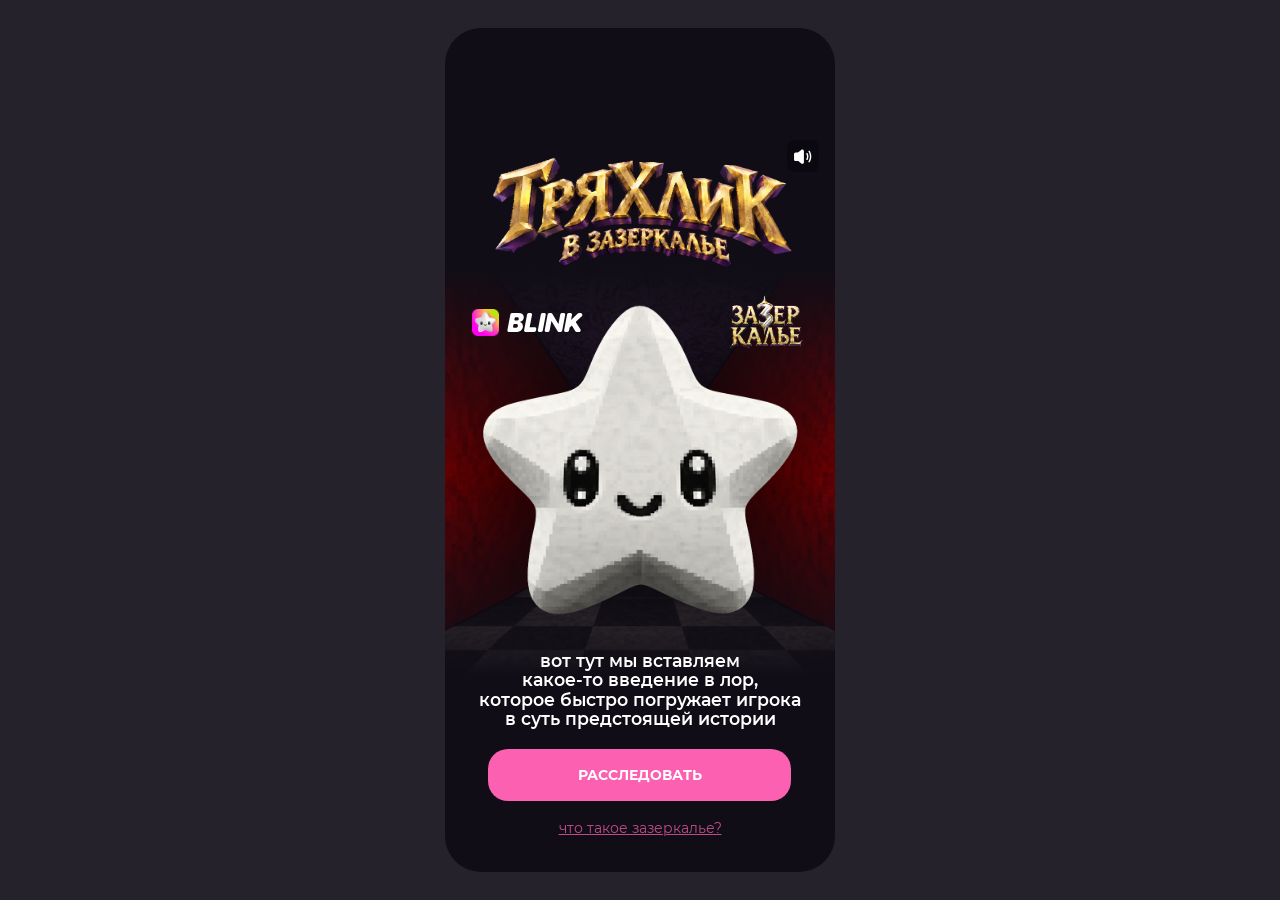
<file: zzrkl/index.html>
<!doctype html>
<html lang="ru">
<head>
  <meta charset="utf-8">
  <meta name="viewport" content="width=device-width, initial-scale=1, viewport-fit=cover">
  <meta name="theme-color" content="#100d16">
  <title>Зазеркалье — прототип</title>
  <link rel="stylesheet" href="styles.css">
  <link rel="stylesheet" href="extra.css">
</head>
<body>
  <main id="phone" class="phone" aria-label="Мобильный прототип Зазеркалье">
    <section id="intro" class="screen intro active" aria-label="Начало">
      <img class="intro-art" src="assets/bf357.png" alt="">
      <img class="intro-art intro-overlay" src="assets/7788b.png" alt="">
      <div class="intro-fade"></div>
      <img class="title-art" src="assets/affd1.png" alt="Тряхлик в Зазеркалье">
      <img class="star" src="assets/bddb4.png" alt="Тряхлик">
      <img class="mirror-logo" src="assets/214e3.png" alt="Зазеркалье">
      <div class="blink-brand" aria-label="Blink"><img class="blink-logo-img" src="assets/blink-logo.png" alt=""><img class="blink-wordmark" src="assets/blink-wordmark.svg" alt=""></div>
      <p class="intro-copy">вот тут мы вставляем<br>какое-то введение в лор,<br>которое быстро погружает игрока<br>в суть предстоящей истории</p>
      <button id="start" class="start-button">Расследовать</button>
      <button id="hint-open" class="hint-link">что такое зазеркалье?</button>
    </section>

    <section id="story" class="screen story" aria-label="История">
      <img class="room" src="assets/c6305.png" alt="Рабочий кабинет детектива">
      <div class="character" id="character">
        <img class="character-body" src="assets/e5bc3.png" alt="Персонаж">
        <img class="character-pin" src="assets/1e305.svg" alt="">
        <img class="character-face" src="assets/b243f.png" alt="">
      </div>
      <div id="top-bar" class="cinema-bar top-bar"></div>
      <div id="bottom-bar" class="cinema-bar bottom-bar"></div>
      <p id="subtitle" class="subtitle" aria-live="polite"></p>
      <button id="cassette" class="cassette" aria-label="Посмотреть видеокассету">
        <img class="cassette-glow" src="assets/fa3b9.svg" alt="">
        <img class="cassette-picture" src="assets/f43e7.png" alt="">
        <img class="cassette-outline" src="assets/f6f95.svg" alt="">
        <span class="cassette-hint">нажми, чтобы<br>посмотреть<br>видеокассету</span>
      </button>
      <button id="mirror-trigger" class="object-trigger mirror-trigger" aria-label="Осмотреть зеркало">
        <span class="object-glow"></span><img class="mirror-object" src="assets/0d485.png" alt=""><img class="mirror-outline" src="assets/0050d.svg" alt=""><span class="object-hint mirror-hint">осмотреть<br>зеркало</span><img class="object-tail mirror-tail" src="assets/b36a0.svg" alt="">
      </button>
      <button id="board-trigger" class="object-trigger board-trigger" aria-label="Составить список свидетелей">
        <span class="object-glow"></span><img class="board-object" src="assets/df3fa.png" alt=""><img class="board-outline" src="assets/51320.svg" alt=""><span class="object-hint board-hint">составить список<br>свидетелей</span><img class="object-tail board-tail" src="assets/533de.svg" alt="">
      </button>
    </section>

    <section id="player" class="screen player" aria-label="Видеоплеер">
      <img class="room" src="assets/c6305.png" alt="">
      <div class="player-shade"></div>
      <img class="tv" src="assets/ed2fe.png" alt="Телевизор">
      <div class="video-window">
        <video id="video" playsinline controls poster="assets/edd30.png"><source src="анонс.mp4" type="video/mp4"></video>
        <div id="video-fallback" class="video-fallback"><img src="assets/edd30.png" alt="Кадр видеокассеты"><span>Видео будет доступно после добавления файла</span></div>
      </div>
      <button id="back" class="back-button" aria-label="Назад"><img src="assets/3bfa2.svg" alt=""></button>
    </section>

    <section id="mirror" class="screen mirror-screen" aria-label="Зеркало">
      <img class="room" src="assets/c6305.png" alt="">
      <div class="player-shade"></div>
      <img class="mirror-large" src="assets/9f7fb.png" alt="Разбитое зеркало">
      <div class="mirror-bottom"></div>
      <p id="mirror-subtitle" class="subtitle mirror-subtitle" aria-live="polite"></p>
      <button id="mirror-back" class="back-button" aria-label="Назад"><img src="assets/3bfa2.svg" alt=""></button>
    </section>

    <section id="board" class="screen board-screen" aria-label="Доска свидетелей">
      <img class="room" src="assets/c6305.png" alt="">
      <div class="board-shade"></div>
      <div class="board-zoom"><div class="board-zoom-inner"><img src="assets/0fd96.png" alt="Доска свидетелей"></div></div>
      <div class="board-bottom"></div>
      <div class="board-progress"><div><span>свидетели</span><strong>0/ 5</strong></div><div class="progress-bars"><i></i><i></i><i></i><i></i><i></i></div></div>
      <button class="witness witness-1" aria-label="Досье свидетеля 1">?</button>
      <button class="witness witness-2" aria-label="Досье свидетеля 2">?</button>
      <button class="witness witness-3" aria-label="Досье свидетеля 3">?</button>
      <button class="witness witness-4" aria-label="Досье свидетеля 4">?</button>
      <button class="witness witness-5" aria-label="Досье свидетеля 5">?</button>
      <button class="witness witness-6" aria-label="Досье свидетеля 6">?</button>
      <button id="board-back" class="back-button" aria-label="Назад"><img src="assets/3bfa2.svg" alt=""></button>
      <div id="dossier" class="dossier-overlay" hidden>
        <div class="dossier-sheet" role="dialog" aria-modal="true" aria-labelledby="dossier-title">
          <div class="dossier-heading"><div class="dossier-portrait">?</div><div><h2 id="dossier-title">????????</h2><span class="dossier-stamp">ещё не встречались</span><p>вид: ??????????</p><p>хуй: ??????????</p></div></div>
          <p class="dossier-clue">???????????????????????????????????????<br>тут подсказка где он может находиться</p>
          <h3>заметка</h3>
          <div class="dossier-note"><p>улика: осколок зеркала<br><em>от бобыля. явно кто-то был голоден</em></p><img src="assets/06182.png" alt=""></div>
          <button id="dossier-close">иди нахуй четыре раза</button>
        </div>
      </div>
    </section>

    <section id="ending" class="screen ending" aria-label="Финал">
      <img class="room" src="assets/c6305.png" alt="Рабочий кабинет">
      <div id="ending-character" class="character visible"><img class="character-body" src="assets/e5bc3.png" alt="Персонаж"><img class="character-pin" src="assets/1bb80.svg" alt=""><img class="character-face" src="assets/b243f.png" alt=""></div>
      <div class="cinema-bar top-bar"></div><div class="cinema-bar bottom-bar"></div>
      <p id="ending-subtitle" class="subtitle" aria-live="polite"></p>
    </section>

    <div id="hint" class="hint-scrim" hidden>
      <div class="hint-sheet" role="dialog" aria-modal="true" aria-labelledby="hint-title">
        <h2 id="hint-title">чё такое зазеркалье?</h2>
        <p>а хуй его знает если честно</p>
        <button id="hint-close">понятно, пошёл нахуй</button>
      </div>
    </div>

    <div class="header-controls"><button id="sound" class="icon-button sound-button" aria-label="Выключить звук"><img class="sound-on" src="assets/c5743.svg" alt=""><img class="sound-off" src="assets/c6e90.svg" alt=""></button></div>
    <audio id="background-audio" src="bg.mp3" loop preload="auto" aria-hidden="true"></audio>
  </main>
  <script src="script.js"></script>
</body>
</html>
</file>
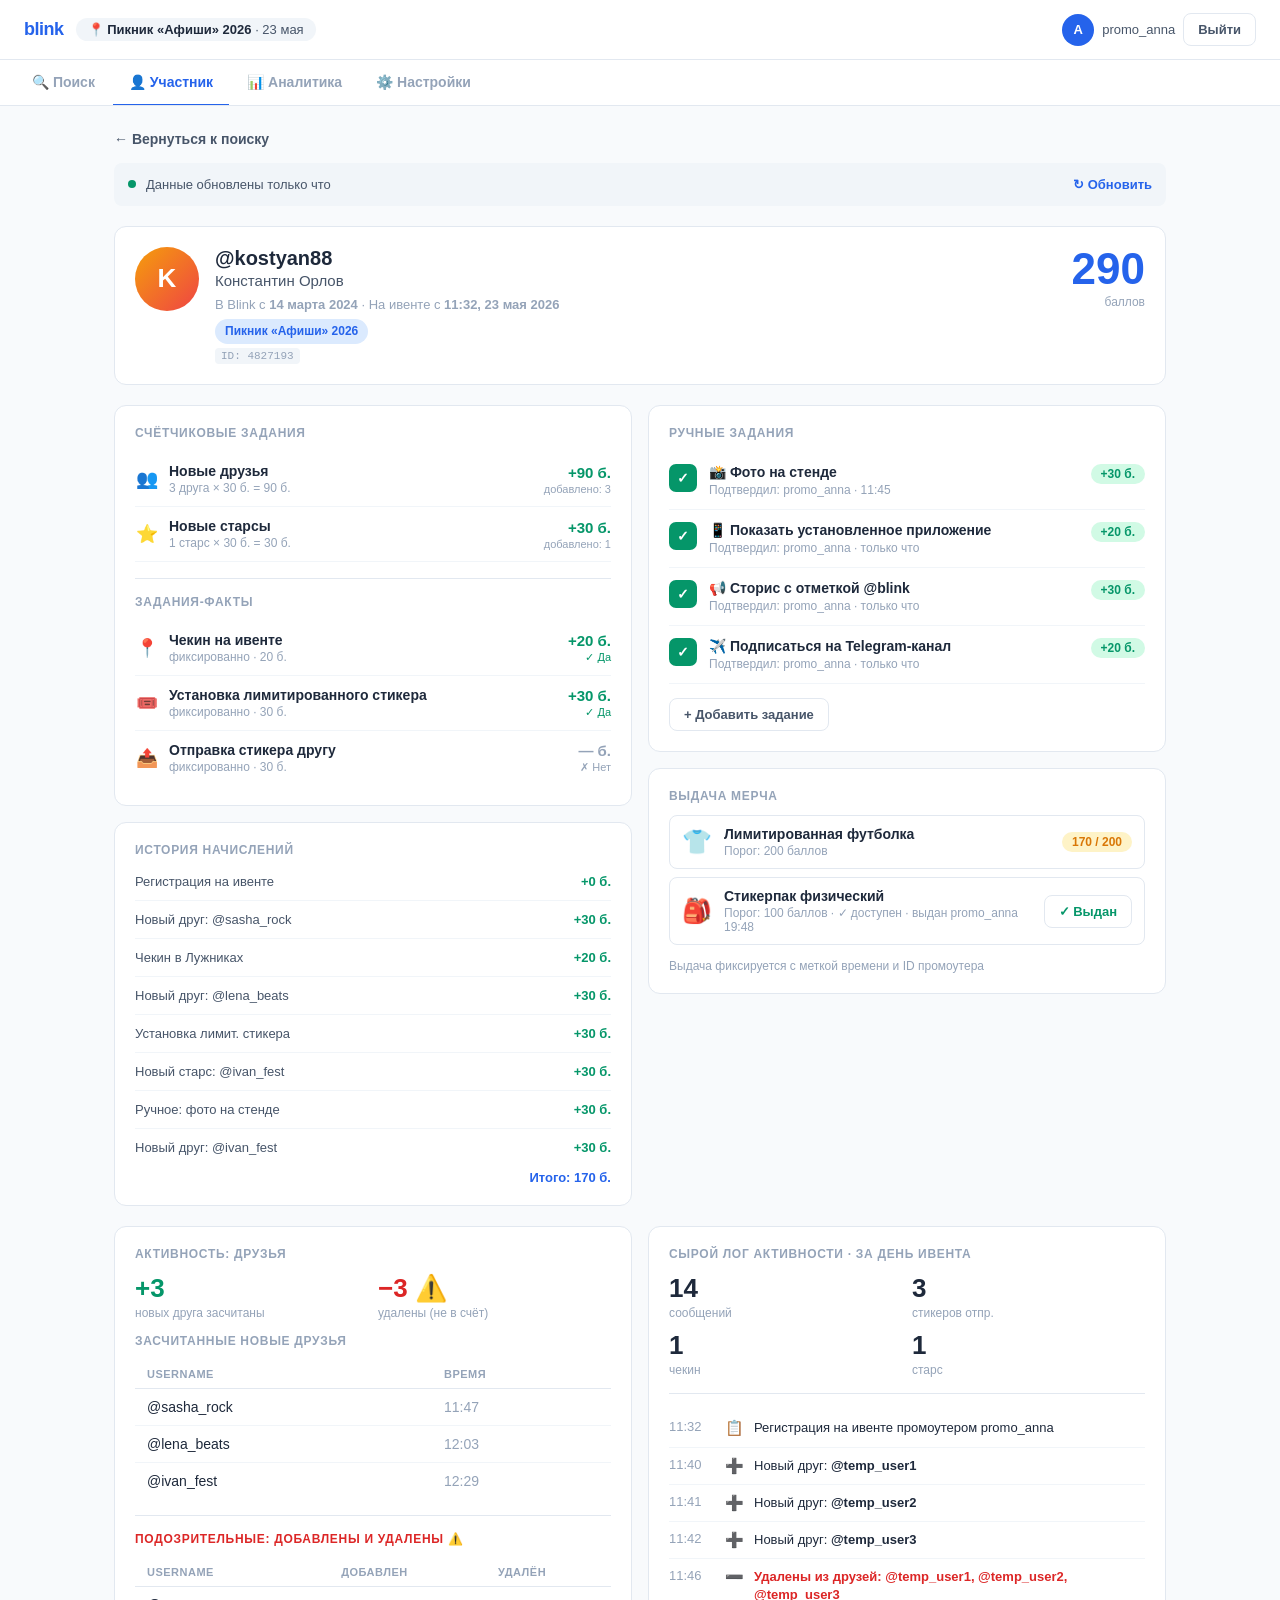
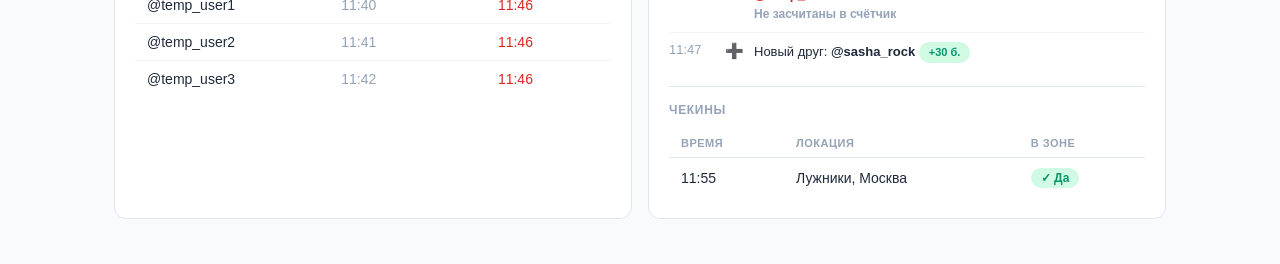
<file: festival-admin.html>
<!DOCTYPE html>
<!-- saved from url=(0086)file:///D:/GitHub/blink-tests/.claude/worktrees/cool-cannon-9b534a/festival-admin.html -->
<html lang="ru"><head><meta http-equiv="Content-Type" content="text/html; charset=UTF-8">

<meta name="viewport" content="width=device-width, initial-scale=1.0">
<title>Blink Festival Admin — Demo</title>
<style>
  *, *::before, *::after { box-sizing: border-box; margin: 0; padding: 0; }
  :root {
    --blue:    #2563EB;
    --blue-dk: #1D4ED8;
    --green:   #059669;
    --amber:   #D97706;
    --red:     #DC2626;
    --gray-50: #F8FAFC;
    --gray-100:#F1F5F9;
    --gray-200:#E2E8F0;
    --gray-400:#94A3B8;
    --gray-600:#475569;
    --gray-800:#1E293B;
    --white:   #FFFFFF;
  }
  body { font-family: -apple-system, BlinkMacSystemFont, 'Segoe UI', sans-serif; background: var(--gray-50); color: var(--gray-800); font-size: 15px; }

  /* ── SCREENS ── */
  .screen { display: none; }
  .screen.active { display: block; }

  /* ── LOGIN ── */
  #screen-login { min-height: 100vh; display: none; align-items: center; justify-content: center; background: linear-gradient(135deg,#1E40AF 0%,#3B82F6 100%); padding: 16px; }
  #screen-login.active { display: flex; }
  .login-card { background: var(--white); border-radius: 16px; padding: 48px 40px; width: min(360px, 100%); box-shadow: 0 20px 60px rgba(0,0,0,.2); }
  .login-logo { text-align: center; margin-bottom: 32px; }
  .login-logo .wordmark { font-size: 28px; font-weight: 800; color: var(--blue); letter-spacing: -1px; }
  .login-logo .sub { font-size: 13px; color: var(--gray-400); margin-top: 4px; }
  .form-group { margin-bottom: 16px; }
  .form-group label { display: block; font-size: 13px; font-weight: 600; color: var(--gray-600); margin-bottom: 6px; }
  .form-group input { width: 100%; padding: 12px 14px; border: 1.5px solid var(--gray-200); border-radius: 8px; font-size: 16px; outline: none; transition: border .15s; }
  .form-group input:focus { border-color: var(--blue); }
  .btn { display: inline-flex; align-items: center; justify-content: center; gap: 6px; padding: 11px 20px; border-radius: 8px; font-size: 15px; font-weight: 600; cursor: pointer; border: none; transition: background .15s, opacity .15s; }
  .btn-primary { background: var(--blue); color: var(--white); }
  .btn-primary:hover { background: var(--blue-dk); }
  .btn-block { width: 100%; }
  .btn-sm { padding: 8px 14px; font-size: 13px; }
  .btn-success { background: var(--green); color: var(--white); }
  .btn-outline { background: transparent; border: 1.5px solid var(--gray-200); color: var(--gray-600); }
  .btn-outline:hover { border-color: var(--blue); color: var(--blue); }
  .btn-danger { background: var(--red); color: var(--white); }
  .hint { font-size: 12px; color: var(--gray-400); margin-top: 16px; text-align: center; }

  /* ── LAYOUT ── */
  #app { display: none; flex-direction: column; min-height: 100vh; }
  #app.active { display: flex; }

  .topbar { background: var(--white); border-bottom: 1.5px solid var(--gray-200); padding: 0 24px; height: 60px; display: flex; align-items: center; gap: 12px; position: sticky; top: 0; z-index: 100; }
  .topbar-brand { font-size: 18px; font-weight: 800; color: var(--blue); letter-spacing: -.5px; flex-shrink: 0; }
  .topbar-event { font-size: 13px; color: var(--gray-600); background: var(--gray-100); border-radius: 20px; padding: 4px 12px; flex-shrink: 0; }
  .topbar-event strong { color: var(--gray-800); }
  .topbar-spacer { flex: 1; }
  .topbar-user { font-size: 13px; color: var(--gray-600); display: flex; align-items: center; gap: 8px; flex-shrink: 0; }
  .avatar-sm { width: 32px; height: 32px; border-radius: 50%; background: var(--blue); color: var(--white); display: flex; align-items: center; justify-content: center; font-size: 13px; font-weight: 700; flex-shrink: 0; }

  .nav-tabs { background: var(--white); border-bottom: 1.5px solid var(--gray-200); padding: 0 16px; display: flex; gap: 2px; overflow-x: auto; -webkit-overflow-scrolling: touch; scrollbar-width: none; }
  .nav-tabs::-webkit-scrollbar { display: none; }
  .nav-tab { padding: 14px 16px; font-size: 14px; font-weight: 600; color: var(--gray-400); cursor: pointer; border-bottom: 2.5px solid transparent; margin-bottom: -1.5px; transition: color .15s; white-space: nowrap; flex-shrink: 0; -webkit-tap-highlight-color: transparent; }
  .nav-tab:hover { color: var(--gray-800); }
  .nav-tab.active { color: var(--blue); border-bottom-color: var(--blue); }

  .page { display: none; padding: 24px; max-width: 1100px; margin: 0 auto; width: 100%; }
  .page.active { display: block; }

  /* ── CARDS & GRID ── */
  .card { background: var(--white); border: 1.5px solid var(--gray-200); border-radius: 12px; padding: 20px; }
  .card-title { font-size: 12px; font-weight: 700; color: var(--gray-400); text-transform: uppercase; letter-spacing: .7px; margin-bottom: 12px; }
  .grid-2 { display: grid; grid-template-columns: 1fr 1fr; gap: 16px; }
  .grid-3 { display: grid; grid-template-columns: 1fr 1fr 1fr; gap: 16px; }
  .grid-4 { display: grid; grid-template-columns: repeat(4,1fr); gap: 16px; }

  /* ── SEARCH PAGE ── */
  .search-hero { text-align: center; padding: 40px 0 28px; }
  .search-hero h1 { font-size: 26px; font-weight: 800; margin-bottom: 8px; }
  .search-hero p { color: var(--gray-600); margin-bottom: 28px; }
  .search-box { display: flex; gap: 10px; max-width: 500px; margin: 0 auto; }
  .search-box input { flex: 1; padding: 14px 18px; border: 2px solid var(--gray-200); border-radius: 10px; font-size: 16px; outline: none; transition: border .15s; }
  .search-box input:focus { border-color: var(--blue); }
  .search-box .btn { padding: 14px 24px; font-size: 16px; white-space: nowrap; }
  .recent-list { margin-top: 32px; }
  .recent-list h3 { font-size: 12px; font-weight: 700; color: var(--gray-400); text-transform: uppercase; letter-spacing: .6px; margin-bottom: 12px; }
  .user-row { display: flex; align-items: center; gap: 12px; padding: 12px; border-radius: 10px; cursor: pointer; transition: background .12s; border: 1.5px solid transparent; -webkit-tap-highlight-color: transparent; }
  .user-row:hover { background: var(--gray-100); }
  .user-row .info { flex: 1; min-width: 0; }
  .user-row .uname { font-weight: 700; font-size: 15px; }
  .user-row .meta { font-size: 13px; color: var(--gray-400); }
  .user-row-badges { display: flex; gap: 6px; flex-wrap: wrap; flex-shrink: 0; }

  /* ── BADGES ── */
  .badge { display: inline-flex; align-items: center; padding: 3px 10px; border-radius: 20px; font-size: 12px; font-weight: 600; white-space: nowrap; }
  .badge-green { background: #D1FAE5; color: var(--green); }
  .badge-amber { background: #FEF3C7; color: var(--amber); }
  .badge-blue  { background: #DBEAFE; color: var(--blue); }
  .badge-red   { background: #FEE2E2; color: var(--red); }
  .badge-gray  { background: var(--gray-100); color: var(--gray-600); }

  /* ── USER CARD ── */
  .user-header { display: flex; align-items: flex-start; gap: 16px; }
  .avatar-lg { width: 64px; height: 64px; border-radius: 50%; background: linear-gradient(135deg,#3B82F6,#8B5CF6); color: var(--white); font-size: 26px; font-weight: 700; display: flex; align-items: center; justify-content: center; flex-shrink: 0; }
  .user-header-info { flex: 1; min-width: 0; }
  .user-header .uname { font-size: 20px; font-weight: 800; }
  .user-header .profile-name { font-size: 15px; color: var(--gray-600); margin-top: 2px; }
  .user-header .reg-info { font-size: 13px; color: var(--gray-400); margin-top: 6px; line-height: 1.6; }
  .user-id { font-size: 11px; color: var(--gray-400); font-family: monospace; background: var(--gray-100); padding: 2px 6px; border-radius: 4px; display: inline-block; margin-top: 4px; }
  .points-block { text-align: right; flex-shrink: 0; }
  .points-big { font-size: 44px; font-weight: 800; color: var(--blue); line-height: 1; }
  .points-label { font-size: 12px; color: var(--gray-400); margin-top: 4px; }
  .stat-num { font-size: 26px; font-weight: 800; }
  .stat-label { font-size: 12px; color: var(--gray-400); margin-top: 2px; }

  /* ── REFRESH BAR ── */
  .refresh-bar { display: flex; align-items: center; gap: 10px; padding: 10px 14px; background: var(--gray-100); border-radius: 8px; margin-bottom: 20px; font-size: 13px; }
  .sync-dot { width: 8px; height: 8px; border-radius: 50%; background: var(--green); flex-shrink: 0; }
  .sync-dot.loading { background: var(--amber); animation: blink .7s infinite; }
  @keyframes blink { 0%,100%{opacity:1} 50%{opacity:.2} }
  .refresh-text { flex: 1; color: var(--gray-600); }
  .refresh-btn { font-size: 13px; font-weight: 600; color: var(--blue); cursor: pointer; white-space: nowrap; padding: 4px 0; -webkit-tap-highlight-color: transparent; }
  .refresh-btn:hover { color: var(--blue-dk); }

  /* ── AUTO TASKS ── */
  .task-row { display: flex; align-items: center; gap: 10px; padding: 11px 0; border-bottom: 1px solid var(--gray-100); }
  .task-row:last-child { border-bottom: none; }
  .task-icon { font-size: 18px; flex-shrink: 0; width: 24px; text-align: center; }
  .task-info { flex: 1; min-width: 0; }
  .task-name { font-size: 14px; font-weight: 600; }
  .task-formula { font-size: 12px; color: var(--gray-400); margin-top: 2px; }
  .task-status { flex-shrink: 0; text-align: right; }
  .task-pts { font-size: 15px; font-weight: 700; }
  .task-pts.earned { color: var(--green); }
  .task-pts.zero { color: var(--gray-400); }
  .task-tag { font-size: 11px; color: var(--gray-400); margin-top: 2px; }

  /* June tasks (coming soon) */
  .task-row.june .task-name { color: var(--gray-400); }
  .task-row.june .task-formula { color: var(--gray-200); }
  .task-row.june .task-pts { color: var(--gray-200); }
  .june-badge { font-size: 10px; background: var(--gray-100); color: var(--gray-400); border: 1px dashed var(--gray-200); padding: 1px 6px; border-radius: 4px; margin-left: 6px; vertical-align: middle; }

  /* ── TABLE ── */
  .table-wrap { overflow-x: auto; -webkit-overflow-scrolling: touch; }
  table { width: 100%; border-collapse: collapse; min-width: 320px; }
  th { text-align: left; font-size: 11px; font-weight: 700; color: var(--gray-400); text-transform: uppercase; letter-spacing: .5px; padding: 8px 12px; border-bottom: 1.5px solid var(--gray-200); white-space: nowrap; }
  td { padding: 10px 12px; border-bottom: 1px solid var(--gray-100); font-size: 14px; vertical-align: middle; }
  tr:last-child td { border-bottom: none; }
  tr:hover td { background: var(--gray-50); }

  /* ── MANUAL TASK ── */
  .manual-task { display: flex; align-items: flex-start; gap: 12px; padding: 12px 0; border-bottom: 1px solid var(--gray-100); }
  .manual-task:last-child { border-bottom: none; }
  .manual-task .mt-info { flex: 1; }
  .manual-task .mt-name { font-size: 14px; font-weight: 600; }
  .manual-task .mt-who { font-size: 12px; color: var(--gray-400); margin-top: 3px; }
  .checkbox-big { width: 28px; height: 28px; border-radius: 7px; border: 2px solid var(--gray-200); cursor: pointer; display: flex; align-items: center; justify-content: center; flex-shrink: 0; transition: all .15s; -webkit-tap-highlight-color: transparent; }
  .checkbox-big.checked { background: var(--green); border-color: var(--green); }
  .checkbox-big.checked::after { content: '✓'; color: var(--white); font-size: 14px; font-weight: 700; }

  /* ── ACTIVITY LOG ── */
  .log-item { display: flex; gap: 10px; padding: 9px 0; border-bottom: 1px solid var(--gray-100); font-size: 13px; }
  .log-item:last-child { border-bottom: none; }
  .log-time { color: var(--gray-400); white-space: nowrap; flex-shrink: 0; width: 46px; font-variant-numeric: tabular-nums; }
  .log-icon { font-size: 15px; flex-shrink: 0; }
  .log-text { flex: 1; color: var(--gray-800); line-height: 1.4; }
  .log-warn { color: var(--red); font-weight: 600; }
  .log-sub { color: var(--gray-400); font-size: 12px; }

  /* ── MERCH ── */
  .merch-item { display: flex; align-items: center; gap: 12px; padding: 10px 12px; border-radius: 8px; border: 1.5px solid var(--gray-200); }
  .merch-icon { font-size: 24px; flex-shrink: 0; }
  .merch-info { flex: 1; min-width: 0; }
  .merch-name { font-weight: 600; font-size: 14px; }
  .merch-threshold { font-size: 12px; color: var(--gray-400); margin-top: 2px; }

  /* ── ANALYTICS ── */
  .kpi-card { text-align: center; padding: 20px; }
  .kpi-num { font-size: 38px; font-weight: 800; color: var(--blue); }
  .kpi-label { font-size: 13px; color: var(--gray-400); margin-top: 4px; }
  .kpi-sub { font-size: 12px; color: var(--gray-400); margin-top: 2px; }

  /* ── MISC ── */
  .section { margin-bottom: 20px; }
  .divider { height: 1px; background: var(--gray-200); margin: 16px 0; }
  .separator { height: 1px; background: var(--gray-100); margin: 6px 0; }
  .back-btn { display: inline-flex; align-items: center; gap: 6px; font-size: 14px; color: var(--gray-600); cursor: pointer; margin-bottom: 16px; font-weight: 600; -webkit-tap-highlight-color: transparent; }
  .back-btn:hover { color: var(--blue); }
  .alert-warn { background: #FEF3C7; border: 1.5px solid #FCD34D; border-radius: 8px; padding: 12px 16px; font-size: 14px; color: #92400E; display: flex; gap: 10px; align-items: flex-start; margin-bottom: 16px; }
  .pts-history-row { display: flex; justify-content: space-between; padding: 5px 0; font-size: 13px; color: var(--gray-600); }
  .pts-history-row .pts-plus { color: var(--green); font-weight: 700; }

  /* ── SETTINGS FORM ── */
  .settings-input { width: 100%; padding: 10px 14px; border: 1.5px solid var(--gray-200); border-radius: 8px; font-size: 15px; }

  /* ═══════════════════════════
     MOBILE RESPONSIVE
  ═══════════════════════════ */
  @media (max-width: 640px) {
    .topbar { padding: 0 14px; height: 54px; gap: 8px; }
    .topbar-event { display: none; }
    .topbar-user .username-label { display: none; }
    .topbar-user .btn-sm { padding: 6px 10px; font-size: 12px; }

    .nav-tabs { padding: 0 8px; }
    .nav-tab { padding: 12px 12px; font-size: 13px; }

    .page { padding: 12px; }

    .grid-2, .grid-3, .grid-4 { grid-template-columns: 1fr; }

    .search-hero { padding: 24px 0 16px; }
    .search-hero h1 { font-size: 22px; }
    .search-hero p { font-size: 14px; margin-bottom: 20px; }
    .search-box { flex-direction: column; }
    .search-box .btn { width: 100%; }

    .user-header { flex-wrap: wrap; }
    .user-header-info { order: 2; width: 100%; }
    .avatar-lg { order: 1; }
    .points-block { order: 1; margin-left: auto; }
    .user-header .uname { font-size: 18px; }
    .points-big { font-size: 36px; }

    .card { padding: 14px; }

    .user-row-badges { display: none; }

    .kpi-num { font-size: 30px; }
    .kpi-card { padding: 14px; }

    .grid-4 { grid-template-columns: 1fr 1fr; }
  }

  @media (max-width: 400px) {
    .nav-tab { padding: 12px 10px; font-size: 12px; }
    .points-big { font-size: 30px; }
    .grid-4 { grid-template-columns: 1fr 1fr; }
  }
</style>
</head>
<body>

<!-- ═══════════════════════════════════════
     LOGIN SCREEN
═══════════════════════════════════════ -->
<div id="screen-login" class="screen">
  <div class="login-card">
    <div class="login-logo">
      <div class="wordmark">blink</div>
      <div class="sub">Festival Admin · Demo</div>
    </div>
    <div class="form-group">
      <label>Логин промоутера</label>
      <input id="login-user" type="text" placeholder="promo_name" value="promo_anna" autocomplete="username">
    </div>
    <div class="form-group">
      <label>Пароль</label>
      <input id="login-pass" type="password" placeholder="••••••••" value="demo1234" autocomplete="current-password">
    </div>
    <button class="btn btn-primary btn-block" onclick="doLogin()">Войти</button>
    <p class="hint">Доступ только с корпоративного устройства через VPN<br>Демо-логин: promo_anna / demo1234</p>
  </div>
</div>

<!-- ═══════════════════════════════════════
     MAIN APP
═══════════════════════════════════════ -->
<div id="app" class="screen active">

  <!-- Topbar -->
  <div class="topbar">
    <div class="topbar-brand">blink</div>
    <div class="topbar-event">📍 <strong>Пикник «Афиши» 2026</strong> · 23 мая</div>
    <div class="topbar-spacer"></div>
    <div class="topbar-user">
      <div class="avatar-sm">A</div>
      <span class="username-label">promo_anna</span>
      <button class="btn btn-sm btn-outline" onclick="doLogout()">Выйти</button>
    </div>
  </div>

  <!-- Nav tabs -->
  <div class="nav-tabs">
    <div class="nav-tab" onclick="switchPage(&#39;search&#39;, this)">🔍 Поиск</div>
    <div class="nav-tab active" onclick="switchPage(&#39;user&#39;, this)">👤 Участник</div>
    <div class="nav-tab" onclick="switchPage(&#39;analytics&#39;, this)">📊 Аналитика</div>
    <div class="nav-tab" onclick="switchPage(&#39;settings&#39;, this)">⚙️ Настройки</div>
  </div>

  <!-- ─────────────────────────────────────
       PAGE: SEARCH
  ───────────────────────────────────── -->
  <div id="page-search" class="page">
    <div class="search-hero">
      <h1>Поиск участника</h1>
      <p>Введите @username пользователя Blink для регистрации или проверки прогресса</p>
      <div class="search-box">
        <input id="search-input" type="text" placeholder="@username" onkeydown="if(event.key===&#39;Enter&#39;)doSearch()" autocomplete="off" autocorrect="off" autocapitalize="off">
        <button class="btn btn-primary" onclick="doSearch()">Найти</button>
      </div>
    </div>

    <div class="recent-list">
      <h3>Зарегистрированы сегодня</h3>
      <div style="display:flex;flex-direction:column;gap:6px;max-width:640px">

        <div class="user-row" onclick="openUser(&#39;maria_vostok&#39;)">
          <div class="avatar-sm" style="background:linear-gradient(135deg,#8B5CF6,#EC4899)">M</div>
          <div class="info">
            <div class="uname">@maria_vostok</div>
            <div class="meta">Мария Востокова · зарег. 11:32 · <span style="color:var(--red)">⚠️ подозр.</span></div>
          </div>
          <div class="user-row-badges">
            <span class="badge badge-green">170 б.</span>
            <span class="badge badge-blue">4 из 5 авто</span>
          </div>
        </div>

        <div class="user-row" onclick="openUser(&#39;kostyan88&#39;)">
          <div class="avatar-sm" style="background:linear-gradient(135deg,#F59E0B,#EF4444)">K</div>
          <div class="info">
            <div class="uname">@kostyan88</div>
            <div class="meta">Константин Орлов · зарег. 12:05</div>
          </div>
          <div class="user-row-badges">
            <span class="badge badge-green">290 б.</span>
            <span class="badge badge-green">5 из 5 авто</span>
          </div>
        </div>

        <div class="user-row" onclick="openUser(&#39;dasha_sun&#39;)">
          <div class="avatar-sm" style="background:linear-gradient(135deg,#10B981,#3B82F6)">D</div>
          <div class="info">
            <div class="uname">@dasha_sun</div>
            <div class="meta">Дарья Солнцева · зарег. 12:41</div>
          </div>
          <div class="user-row-badges">
            <span class="badge badge-amber">50 б.</span>
            <span class="badge badge-amber">1 из 5 авто</span>
          </div>
        </div>

        <div class="user-row">
          <div class="avatar-sm" style="background:linear-gradient(135deg,#6366F1,#0EA5E9)">P</div>
          <div class="info">
            <div class="uname">@pavel_kreativ</div>
            <div class="meta">Павел Петров · зарег. 13:18</div>
          </div>
          <div class="user-row-badges">
            <span class="badge badge-amber">100 б.</span>
            <span class="badge badge-blue">3 из 5 авто</span>
          </div>
        </div>

      </div>
    </div>
  </div><!-- /page-search -->

  <!-- ─────────────────────────────────────
       PAGE: USER CARD
  ───────────────────────────────────── -->
  <div id="page-user" class="page active">
    <div class="back-btn" onclick="switchPage(&#39;search&#39;, document.querySelectorAll(&#39;.nav-tab&#39;)[0])">← Вернуться к поиску</div>

    <!-- Refresh bar (on demand) -->
    <div class="refresh-bar">
      <div class="sync-dot" id="sync-dot"></div>
      <div class="refresh-text" id="refresh-text">Данные обновлены только что</div>
      <div class="refresh-btn" onclick="doRefresh()">↻ Обновить</div>
    </div>

    <!-- User header -->
    <div class="card section">
      <div class="user-header">
        <div class="avatar-lg" id="user-avatar-lg" style="background: linear-gradient(135deg, rgb(245, 158, 11), rgb(239, 68, 68));">K</div>
        <div class="user-header-info">
          <div class="uname" id="user-uname">@kostyan88</div>
          <div class="profile-name" id="user-fullname">Константин Орлов</div>
          <div class="reg-info">
            В Blink с <strong>14 марта 2024</strong> · На ивенте с <strong>11:32, 23 мая 2026</strong>
            <br><span class="badge badge-blue" style="margin-top:4px">Пикник «Афиши» 2026</span>
          </div>
          <div class="user-id">ID: 4827193</div>
        </div>
        <div class="points-block">
          <div class="points-big" id="user-points">290</div>
          <div class="points-label">баллов</div>
        </div>
      </div>
    </div>

    <!-- Main grid: tasks left, manual+merch right -->
    <div class="grid-2 section">

      <!-- ─── Left column: Auto tasks + points history ─── -->
      <div style="display:flex;flex-direction:column;gap:16px">

        <!-- Auto tasks: COUNTER type -->
        <div class="card">
          <div class="card-title">Счётчиковые задания</div>

          <!-- Friends counter -->
          <div class="task-row">
            <div class="task-icon">👥</div>
            <div class="task-info">
              <div class="task-name">Новые друзья</div>
              <div class="task-formula">3 друга × 30 б. = 90 б.</div>
            </div>
            <div class="task-status">
              <div class="task-pts earned">+90 б.</div>
              <div class="task-tag" style="color:var(--gray-400);font-size:11px">добавлено: 3</div>
            </div>
          </div>

          <!-- Stars counter -->
          <div class="task-row">
            <div class="task-icon">⭐</div>
            <div class="task-info">
              <div class="task-name">Новые старсы</div>
              <div class="task-formula">1 старс × 30 б. = 30 б.</div>
            </div>
            <div class="task-status">
              <div class="task-pts earned">+30 б.</div>
              <div class="task-tag" style="color:var(--gray-400);font-size:11px">добавлено: 1</div>
            </div>
          </div>

          <div class="divider"></div>
          <div class="card-title">Задания-факты</div>

          <!-- Checkin fact -->
          <div class="task-row">
            <div class="task-icon">📍</div>
            <div class="task-info">
              <div class="task-name">Чекин на ивенте</div>
              <div class="task-formula">фиксированно · 20 б.</div>
            </div>
            <div class="task-status">
              <div class="task-pts earned">+20 б.</div>
              <div class="task-tag" style="color:var(--green);font-size:11px">✓ Да</div>
            </div>
          </div>

          <!-- Install sticker fact -->
          <div class="task-row">
            <div class="task-icon">🎟️</div>
            <div class="task-info">
              <div class="task-name">Установка лимитированного стикера</div>
              <div class="task-formula">фиксированно · 30 б.</div>
            </div>
            <div class="task-status">
              <div class="task-pts earned">+30 б.</div>
              <div class="task-tag" style="color:var(--green);font-size:11px">✓ Да</div>
            </div>
          </div>

          <!-- Send sticker fact -->
          <div class="task-row">
            <div class="task-icon">📤</div>
            <div class="task-info">
              <div class="task-name">Отправка стикера другу</div>
              <div class="task-formula">фиксированно · 30 б.</div>
            </div>
            <div class="task-status">
              <div class="task-pts zero">— б.</div>
              <div class="task-tag" style="color:var(--gray-400);font-size:11px">✗ Нет</div>
            </div>
          </div>
        </div>

        <!-- Points history -->
        <div class="card">
          <div class="card-title">История начислений</div>
          <div class="pts-history-row"><span>Регистрация на ивенте</span><span class="pts-plus">+0 б.</span></div>
          <div class="separator"></div>
          <div class="pts-history-row"><span>Новый друг: @sasha_rock</span><span class="pts-plus">+30 б.</span></div>
          <div class="separator"></div>
          <div class="pts-history-row"><span>Чекин в Лужниках</span><span class="pts-plus">+20 б.</span></div>
          <div class="separator"></div>
          <div class="pts-history-row"><span>Новый друг: @lena_beats</span><span class="pts-plus">+30 б.</span></div>
          <div class="separator"></div>
          <div class="pts-history-row"><span>Установка лимит. стикера</span><span class="pts-plus">+30 б.</span></div>
          <div class="separator"></div>
          <div class="pts-history-row"><span>Новый старс: @ivan_fest</span><span class="pts-plus">+30 б.</span></div>
          <div class="separator"></div>
          <div class="pts-history-row"><span>Ручное: фото на стенде</span><span class="pts-plus">+30 б.</span></div>
          <div class="separator"></div>
          <div class="pts-history-row"><span>Новый друг: @ivan_fest</span><span class="pts-plus">+30 б.</span></div>
          <div style="margin-top:10px;text-align:right;font-size:13px;font-weight:700;color:var(--blue)">Итого: 170 б.</div>
        </div>
      </div>

      <!-- ─── Right column: Manual tasks + Merch ─── -->
      <div style="display:flex;flex-direction:column;gap:16px">

        <!-- Manual tasks -->
        <div class="card">
          <div class="card-title">Ручные задания</div>

          <div class="manual-task">
            <div class="checkbox-big checked" onclick="toggleTask(this)"></div>
            <div class="mt-info">
              <div class="mt-name">📸 Фото на стенде</div>
              <div class="mt-who">Подтвердил: promo_anna · 11:45</div>
            </div>
            <span class="badge badge-green">+30 б.</span>
          </div>

          <div class="manual-task">
            <div class="checkbox-big checked" onclick="toggleTask(this)"></div>
            <div class="mt-info">
              <div class="mt-name">📱 Показать установленное приложение</div>
            <div class="mt-who">Подтвердил: promo_anna · только что</div></div>
            <span class="badge badge-green">+20 б.</span>
          </div>

          <div class="manual-task">
            <div class="checkbox-big checked" onclick="toggleTask(this)"></div>
            <div class="mt-info">
              <div class="mt-name">📢 Сторис с отметкой @blink</div>
            <div class="mt-who">Подтвердил: promo_anna · только что</div></div>
            <span class="badge badge-green">+30 б.</span>
          </div>

          <div class="manual-task">
            <div class="checkbox-big checked" onclick="toggleTask(this)"></div>
            <div class="mt-info">
              <div class="mt-name">✈️ Подписаться на Telegram-канал</div>
            <div class="mt-who">Подтвердил: promo_anna · только что</div></div>
            <span class="badge badge-green">+20 б.</span>
          </div>

          <div style="margin-top:14px;display:flex;gap:8px;flex-wrap:wrap">
            <button class="btn btn-outline btn-sm" onclick="alert(&#39;В продакшене: форма добавления ручного начисления с выбором типа и комментарием&#39;)">+ Добавить задание</button>
          </div>
        </div>

        <!-- Merch -->
        <div class="card">
          <div class="card-title">Выдача мерча</div>
          <div style="display:flex;flex-direction:column;gap:8px;margin-bottom:14px">

            <div class="merch-item">
              <div class="merch-icon">👕</div>
              <div class="merch-info">
                <div class="merch-name">Лимитированная футболка</div>
                <div class="merch-threshold">Порог: 200 баллов</div>
              </div>
              <span class="badge badge-amber">170 / 200</span>
            </div>

            <div class="merch-item">
              <div class="merch-icon">🎒</div>
              <div class="merch-info">
                <div class="merch-name">Стикерпак физический</div>
                <div class="merch-threshold">Порог: 100 баллов · ✓ доступен · выдан promo_anna 19:48</div>
              </div>
              <button class="btn btn-outline btn-sm" onclick="issueMerch(this)" disabled="" style="color: var(--green);">✓ Выдан</button>
            </div>

          </div>
          <div style="font-size:12px;color:var(--gray-400)">Выдача фиксируется с меткой времени и ID промоутера</div>
        </div>

      </div>
    </div><!-- /grid-2 tasks -->

    <!-- Friends + Activity log -->
    <div class="grid-2 section">

      <!-- Friends -->
      <div class="card">
        <div class="card-title">Активность: друзья</div>
        <div class="grid-2" style="margin-bottom:14px;gap:10px">
          <div>
            <div class="stat-num" style="color:var(--green)">+3</div>
            <div class="stat-label">новых друга засчитаны</div>
          </div>
          <div>
            <div class="stat-num" style="color:var(--red)">−3 ⚠️</div>
            <div class="stat-label">удалены (не в счёт)</div>
          </div>
        </div>

        <div class="card-title">Засчитанные новые друзья</div>
        <div class="table-wrap">
          <table>
            <thead><tr><th>Username</th><th>Время</th></tr></thead>
            <tbody>
              <tr><td>@sasha_rock</td><td style="color:var(--gray-400)">11:47</td></tr>
              <tr><td>@lena_beats</td><td style="color:var(--gray-400)">12:03</td></tr>
              <tr><td>@ivan_fest</td><td style="color:var(--gray-400)">12:29</td></tr>
            </tbody>
          </table>
        </div>

        <div class="divider"></div>
        <div class="card-title" style="color:var(--red)">Подозрительные: добавлены и удалены ⚠️</div>
        <div class="table-wrap">
          <table>
            <thead><tr><th>Username</th><th>Добавлен</th><th>Удалён</th></tr></thead>
            <tbody>
              <tr><td>@temp_user1</td><td style="color:var(--gray-400)">11:40</td><td style="color:var(--red)">11:46</td></tr>
              <tr><td>@temp_user2</td><td style="color:var(--gray-400)">11:41</td><td style="color:var(--red)">11:46</td></tr>
              <tr><td>@temp_user3</td><td style="color:var(--gray-400)">11:42</td><td style="color:var(--red)">11:46</td></tr>
            </tbody>
          </table>
        </div>
      </div>

      <!-- Activity log -->
      <div class="card">
        <div class="card-title">Сырой лог активности · за день ивента</div>
        <div style="display:grid;grid-template-columns:1fr 1fr;gap:10px;margin-bottom:14px">
          <div><div class="stat-num">14</div><div class="stat-label">сообщений</div></div>
          <div><div class="stat-num">3</div><div class="stat-label">стикеров отпр.</div></div>
          <div><div class="stat-num">1</div><div class="stat-label">чекин</div></div>
          <div><div class="stat-num">1</div><div class="stat-label">старс</div></div>
        </div>
        <div class="divider"></div>
        <div style="max-height:260px;overflow-y:auto">
          <div class="log-item"><span class="log-time">11:32</span><span class="log-icon">📋</span><span class="log-text">Регистрация на ивенте промоутером promo_anna</span></div>
          <div class="log-item"><span class="log-time">11:40</span><span class="log-icon">➕</span><span class="log-text">Новый друг: <strong>@temp_user1</strong></span></div>
          <div class="log-item"><span class="log-time">11:41</span><span class="log-icon">➕</span><span class="log-text">Новый друг: <strong>@temp_user2</strong></span></div>
          <div class="log-item"><span class="log-time">11:42</span><span class="log-icon">➕</span><span class="log-text">Новый друг: <strong>@temp_user3</strong></span></div>
          <div class="log-item"><span class="log-time">11:46</span><span class="log-icon">➖</span><span class="log-text log-warn">Удалены из друзей: @temp_user1, @temp_user2, @temp_user3<br><span class="log-sub">Не засчитаны в счётчик</span></span></div>
          <div class="log-item"><span class="log-time">11:47</span><span class="log-icon">➕</span><span class="log-text">Новый друг: <strong>@sasha_rock</strong> <span class="badge badge-green" style="font-size:11px">+30 б.</span></span></div>
          <div class="log-item"><span class="log-time">11:55</span><span class="log-icon">📍</span><span class="log-text">Чекин: Лужники, Москва (в радиусе ивента ✓) <span class="badge badge-green" style="font-size:11px">+20 б.</span></span></div>
          <div class="log-item"><span class="log-time">12:03</span><span class="log-icon">➕</span><span class="log-text">Новый друг: <strong>@lena_beats</strong> <span class="badge badge-green" style="font-size:11px">+30 б.</span></span></div>
          <div class="log-item"><span class="log-time">12:10</span><span class="log-icon">🎟️</span><span class="log-text">Установлен лимитированный стикер «Пикник» <span class="badge badge-green" style="font-size:11px">+30 б.</span></span></div>
          <div class="log-item"><span class="log-time">12:15</span><span class="log-icon">💬</span><span class="log-text">Отправлено 3 стикера друзьям</span></div>
          <div class="log-item"><span class="log-time">12:29</span><span class="log-icon">➕</span><span class="log-text">Новый друг: <strong>@ivan_fest</strong> <span class="badge badge-green" style="font-size:11px">+30 б.</span></span></div>
          <div class="log-item"><span class="log-time">12:45</span><span class="log-icon">⭐</span><span class="log-text">Новый старс: <strong>@ivan_fest</strong> <span class="badge badge-green" style="font-size:11px">+30 б.</span></span></div>
        </div>
        <div class="divider"></div>
        <div class="card-title">Чекины</div>
        <div class="table-wrap">
          <table>
            <thead><tr><th>Время</th><th>Локация</th><th>В зоне</th></tr></thead>
            <tbody>
              <tr><td>11:55</td><td>Лужники, Москва</td><td><span class="badge badge-green">✓ Да</span></td></tr>
            </tbody>
          </table>
        </div>
      </div>

    </div><!-- /grid-2 friends+log -->

    <!-- Register block (shown if user not registered) -->
    <div style="display:none" id="register-block">
      <div class="card" style="text-align:center;padding:32px">
        <div style="font-size:17px;font-weight:700;margin-bottom:8px">Пользователь найден, но не зарегистрирован на ивенте</div>
        <div style="color:var(--gray-600);margin-bottom:20px">После регистрации начнётся автоматический сбор статистики и подсчёт баллов.</div>
        <button class="btn btn-primary" onclick="alert(&#39;Зарегистрирован! Карточка участника создана.&#39;)">Зарегистрировать на «Пикник Афиши 2026»</button>
      </div>
    </div>

  </div><!-- /page-user -->

  <!-- ─────────────────────────────────────
       PAGE: ANALYTICS
  ───────────────────────────────────── -->
  <div id="page-analytics" class="page">
    <div style="display:flex;align-items:center;justify-content:space-between;flex-wrap:wrap;gap:12px;margin-bottom:20px">
      <h2 style="font-size:20px;font-weight:800">Аналитика · Пикник «Афиши» 2026</h2>
      <div style="display:flex;gap:8px">
        <button class="btn btn-outline btn-sm" onclick="alert(&#39;CSV экспортируется: participants.csv&#39;)">↓ CSV</button>
        <button class="btn btn-outline btn-sm" onclick="alert(&#39;XLSX экспортируется: report.xlsx&#39;)">↓ XLSX</button>
      </div>
    </div>

    <div class="grid-4 section">
      <div class="card kpi-card">
        <div class="kpi-num">47</div>
        <div class="kpi-label">Участников</div>
        <div class="kpi-sub">+8 за посл. час</div>
      </div>
      <div class="card kpi-card">
        <div class="kpi-num">138</div>
        <div class="kpi-label">Авто-задания</div>
        <div class="kpi-sub">выполнено</div>
      </div>
      <div class="card kpi-card">
        <div class="kpi-num">23</div>
        <div class="kpi-label">Мерча выдано</div>
        <div class="kpi-sub">17 стик., 6 футболок</div>
      </div>
      <div class="card kpi-card">
        <div class="kpi-num">73%</div>
        <div class="kpi-label">Конверсия</div>
        <div class="kpi-sub">рег. → ≥1 задания</div>
      </div>
    </div>

    <div class="grid-2 section">

      <div class="card">
        <div class="card-title">Топ заданий по выполнению</div>
        <div class="table-wrap">
          <table>
            <thead><tr><th>Задание</th><th>Тип</th><th>Вып.</th><th>%</th></tr></thead>
            <tbody>
              <tr><td>Чекин</td><td><span class="badge badge-blue">факт</span></td><td>41</td><td><span class="badge badge-green">87%</span></td></tr>
              <tr><td>Уст. стикера</td><td><span class="badge badge-blue">факт</span></td><td>35</td><td><span class="badge badge-green">74%</span></td></tr>
              <tr><td>Новые старсы</td><td><span class="badge badge-amber">счётч.</span></td><td>34</td><td><span class="badge badge-green">72%</span></td></tr>
              <tr><td>Новые друзья</td><td><span class="badge badge-amber">счётч.</span></td><td>28</td><td><span class="badge badge-blue">60%</span></td></tr>
              <tr><td>Отпр. стикера</td><td><span class="badge badge-blue">факт</span></td><td>19</td><td><span class="badge badge-amber">40%</span></td></tr>
            </tbody>
          </table>
        </div>
      </div>

      <div class="card">
        <div class="card-title">Топ участников по баллам</div>
        <div class="table-wrap">
          <table>
            <thead><tr><th>#</th><th>Участник</th><th>Баллы</th><th>Авто</th></tr></thead>
            <tbody>
              <tr>
                <td style="font-size:18px">🥇</td>
                <td>@kostyan88</td>
                <td><strong>290</strong></td>
                <td><span class="badge badge-green">5/5</span></td>
              </tr>
              <tr>
                <td style="font-size:18px">🥈</td>
                <td>@super_olga</td>
                <td><strong>260</strong></td>
                <td><span class="badge badge-green">5/5</span></td>
              </tr>
              <tr>
                <td style="font-size:18px">🥉</td>
                <td>@pavel_kreativ</td>
                <td><strong>220</strong></td>
                <td><span class="badge badge-green">4/5</span></td>
              </tr>
              <tr><td>4</td><td>@maria_vostok</td><td>170</td><td><span class="badge badge-blue">4/5</span></td></tr>
              <tr><td>5</td><td>@dasha_sun</td><td>50</td><td><span class="badge badge-amber">1/5</span></td></tr>
            </tbody>
          </table>
        </div>
      </div>

    </div>

    <!-- Merch history -->
    <div class="card section">
      <div class="card-title">История выдачи мерча</div>
      <div class="table-wrap">
        <table>
          <thead><tr><th>Участник</th><th>Мерч</th><th>Время</th><th>Промоутер</th><th>Комментарий</th></tr></thead>
          <tbody>
            <tr><td>@kostyan88</td><td>👕 Футболка</td><td>12:30</td><td>promo_anna</td><td style="color:var(--gray-400)">—</td></tr>
            <tr><td>@super_olga</td><td>👕 Футболка</td><td>12:55</td><td>promo_igor</td><td style="color:var(--gray-400)">—</td></tr>
            <tr><td>@kostyan88</td><td>🎒 Стикерпак</td><td>12:30</td><td>promo_anna</td><td style="color:var(--gray-400)">попросил доп.</td></tr>
            <tr><td>@maria_vostok</td><td>🎒 Стикерпак</td><td>13:10</td><td>promo_anna</td><td style="color:var(--gray-400)">—</td></tr>
            <tr><td>@pavel_kreativ</td><td>🎒 Стикерпак</td><td>13:45</td><td>promo_igor</td><td style="color:var(--gray-400)">—</td></tr>
          </tbody>
        </table>
      </div>
    </div>
  </div><!-- /page-analytics -->

  <!-- ─────────────────────────────────────
       PAGE: SETTINGS
  ───────────────────────────────────── -->
  <div id="page-settings" class="page">
    <div style="max-width:700px">
      <h2 style="font-size:20px;font-weight:800;margin-bottom:20px">Настройки мероприятия</h2>

      <div class="card section">
        <div class="card-title">Текущее мероприятие</div>
        <div class="form-group">
          <label>Название</label>
          <input type="text" value="Пикник «Афиши» 2026" class="settings-input">
        </div>
        <div class="form-group">
          <label>Дата</label>
          <input type="date" value="2026-05-23" class="settings-input">
        </div>
        <div class="form-group">
          <label>Период действия аккаунтов промоутеров</label>
          <div style="display:flex;gap:10px;flex-wrap:wrap">
            <input type="datetime-local" value="2026-05-23T08:00" class="settings-input" style="flex:1;min-width:180px">
            <input type="datetime-local" value="2026-05-23T23:00" class="settings-input" style="flex:1;min-width:180px">
          </div>
        </div>
      </div>

      <div class="card section">
        <div class="card-title">Система баллов</div>
        <div class="table-wrap">
          <table>
            <thead><tr><th>Задание</th><th>Тип</th><th>Цена/порог</th><th>Баллы</th><th>Вкл.</th></tr></thead>
            <tbody>
              <tr>
                <td>Новые друзья</td>
                <td><span class="badge badge-amber">счётч.</span></td>
                <td><span style="font-size:13px;color:var(--gray-400)">за каждого</span></td>
                <td><input type="number" value="30" style="width:70px;padding:5px;border:1px solid var(--gray-200);border-radius:6px"> б.</td>
                <td><input type="checkbox" checked="" style="width:18px;height:18px;cursor:pointer"></td>
              </tr>
              <tr>
                <td>Новые старсы</td>
                <td><span class="badge badge-amber">счётч.</span></td>
                <td><span style="font-size:13px;color:var(--gray-400)">за каждого</span></td>
                <td><input type="number" value="30" style="width:70px;padding:5px;border:1px solid var(--gray-200);border-radius:6px"> б.</td>
                <td><input type="checkbox" checked="" style="width:18px;height:18px;cursor:pointer"></td>
              </tr>
              <tr>
                <td>Чекин</td>
                <td><span class="badge badge-blue">факт</span></td>
                <td><span style="font-size:13px;color:var(--gray-400)">однократно</span></td>
                <td><input type="number" value="20" style="width:70px;padding:5px;border:1px solid var(--gray-200);border-radius:6px"> б.</td>
                <td><input type="checkbox" checked="" style="width:18px;height:18px;cursor:pointer"></td>
              </tr>
              <tr>
                <td>Установка стикера</td>
                <td><span class="badge badge-blue">факт</span></td>
                <td><span style="font-size:13px;color:var(--gray-400)">однократно</span></td>
                <td><input type="number" value="30" style="width:70px;padding:5px;border:1px solid var(--gray-200);border-radius:6px"> б.</td>
                <td><input type="checkbox" checked="" style="width:18px;height:18px;cursor:pointer"></td>
              </tr>
              <tr>
                <td>Отправка стикера</td>
                <td><span class="badge badge-blue">факт</span></td>
                <td><span style="font-size:13px;color:var(--gray-400)">однократно</span></td>
                <td><input type="number" value="30" style="width:70px;padding:5px;border:1px solid var(--gray-200);border-radius:6px"> б.</td>
                <td><input type="checkbox" checked="" style="width:18px;height:18px;cursor:pointer"></td>
              </tr>
            </tbody>
          </table>
        </div>
        <div style="margin-top:16px">
          <button class="btn btn-primary btn-sm" onclick="alert(&#39;Настройки баллов сохранены!&#39;)">Сохранить настройки</button>
        </div>
      </div>

      <div class="card section">
        <div class="card-title">Промоутеры</div>
        <div class="table-wrap">
          <table>
            <thead><tr><th>Логин</th><th>Роль</th><th>Последний вход</th><th></th></tr></thead>
            <tbody>
              <tr>
                <td><strong>promo_anna</strong> <span class="badge badge-blue">вы</span></td>
                <td>Промоутер</td>
                <td>Сегодня, 10:58</td>
                <td><button class="btn btn-outline btn-sm">Права</button></td>
              </tr>
              <tr>
                <td>promo_igor</td>
                <td>Промоутер</td>
                <td>Сегодня, 11:12</td>
                <td><button class="btn btn-danger btn-sm" onclick="alert(&#39;Доступ отключён&#39;)">Откл.</button></td>
              </tr>
              <tr>
                <td>admin_main</td>
                <td>Администратор</td>
                <td>Сегодня, 09:30</td>
                <td><button class="btn btn-outline btn-sm">Права</button></td>
              </tr>
            </tbody>
          </table>
        </div>
        <div style="margin-top:12px">
          <button class="btn btn-outline btn-sm" onclick="alert(&#39;Форма создания нового аккаунта промоутера с настройкой периода доступа&#39;)">+ Добавить промоутера</button>
        </div>
      </div>

    </div>
  </div><!-- /page-settings -->

</div><!-- /#app -->

<script>
  const users = {
    'maria_vostok': {
      letter: 'M',
      gradient: 'linear-gradient(135deg,#8B5CF6,#EC4899)',
      name: 'Мария Востокова',
      points: 170,
      suspicious: true,
      registered: true
    },
    'kostyan88': {
      letter: 'K',
      gradient: 'linear-gradient(135deg,#F59E0B,#EF4444)',
      name: 'Константин Орлов',
      points: 290,
      suspicious: false,
      registered: true
    },
    'dasha_sun': {
      letter: 'D',
      gradient: 'linear-gradient(135deg,#10B981,#3B82F6)',
      name: 'Дарья Солнцева',
      points: 50,
      suspicious: false,
      registered: true
    },
  };

  function doLogin() {
    const u = document.getElementById('login-user').value.trim();
    const p = document.getElementById('login-pass').value.trim();
    if (u === 'promo_anna' && p === 'demo1234') {
      document.getElementById('screen-login').classList.remove('active');
      document.getElementById('app').classList.add('active');
    } else {
      alert('Неверный логин или пароль.\nДемо: promo_anna / demo1234');
    }
  }

  function doLogout() {
    document.getElementById('app').classList.remove('active');
    document.getElementById('screen-login').classList.add('active');
  }

  function switchPage(id, tabEl) {
    document.querySelectorAll('.page').forEach(p => p.classList.remove('active'));
    document.querySelectorAll('.nav-tab').forEach(t => t.classList.remove('active'));
    document.getElementById('page-' + id).classList.add('active');
    if (tabEl) tabEl.classList.add('active');
  }

  function doSearch() {
    const val = document.getElementById('search-input').value.trim().replace('@', '').toLowerCase();
    if (!val) return;
    const tabs = document.querySelectorAll('.nav-tab');
    switchPage('user', tabs[1]);
    const user = users[val];
    if (user) {
      applyUser(val, user);
    } else {
      document.querySelector('.avatar-lg').style.background = 'linear-gradient(135deg,#94A3B8,#64748B)';
      document.querySelector('.avatar-lg').textContent = val[0].toUpperCase();
      document.querySelector('#user-uname').textContent = '@' + val;
      document.querySelector('#user-fullname').textContent = 'Найден в Blink';
      document.querySelector('#user-points').textContent = '—';
      document.getElementById('warn-suspicious').style.display = 'none';
      setTimeout(() => alert(
        'Пользователь @' + val + ' найден в Blink, но не зарегистрирован на ивенте.\n\n' +
        'В демо показана карточка @maria_vostok для наглядности.'
      ), 100);
    }
  }

  function openUser(username) {
    const tabs = document.querySelectorAll('.nav-tab');
    switchPage('user', tabs[1]);
    document.getElementById('search-input').value = '@' + username;
    const user = users[username];
    if (user) applyUser(username, user);
  }

  function applyUser(username, user) {
    const avatarEl = document.querySelector('.avatar-lg');
    avatarEl.style.background = user.gradient;
    avatarEl.textContent = user.letter;
    document.querySelector('#user-uname').textContent = '@' + username;
    document.querySelector('#user-fullname').textContent = user.name;
    document.querySelector('#user-points').textContent = user.points;
    document.getElementById('warn-suspicious').style.display = user.suspicious ? '' : 'none';
    setRefreshState('ok');
  }

  function toggleTask(el) {
    el.classList.toggle('checked');
    const row = el.closest('.manual-task');
    const badge = row.querySelector('.badge');
    const whoEl = row.querySelector('.mt-who');
    if (el.classList.contains('checked')) {
      badge.className = 'badge badge-green';
      if (whoEl) {
        whoEl.textContent = 'Подтвердил: promo_anna · только что';
      } else {
        const d = document.createElement('div');
        d.className = 'mt-who';
        d.textContent = 'Подтвердил: promo_anna · только что';
        row.querySelector('.mt-info').appendChild(d);
      }
    } else {
      badge.className = 'badge badge-gray';
      if (whoEl) whoEl.textContent = '';
    }
  }

  function issueMerch(btn) {
    btn.textContent = '✓ Выдан';
    btn.className = 'btn btn-outline btn-sm';
    btn.disabled = true;
    btn.style.color = 'var(--green)';
    const row = btn.closest('.merch-item');
    const info = row.querySelector('.merch-threshold');
    if (info) info.textContent += ' · выдан promo_anna ' + new Date().toLocaleTimeString('ru', {hour:'2-digit',minute:'2-digit'});
  }

  function doRefresh() {
    setRefreshState('loading');
    setTimeout(() => setRefreshState('ok'), 1500);
  }

  function setRefreshState(state) {
    const dot = document.getElementById('sync-dot');
    const text = document.getElementById('refresh-text');
    if (state === 'loading') {
      dot.className = 'sync-dot loading';
      text.textContent = 'Загружаем данные…';
    } else {
      dot.className = 'sync-dot';
      text.textContent = 'Данные обновлены только что';
    }
  }

  document.addEventListener('keydown', e => {
    if (e.key === 'Enter' && document.getElementById('screen-login').classList.contains('active')) {
      doLogin();
    }
  });
</script>


</body></html>
</file>
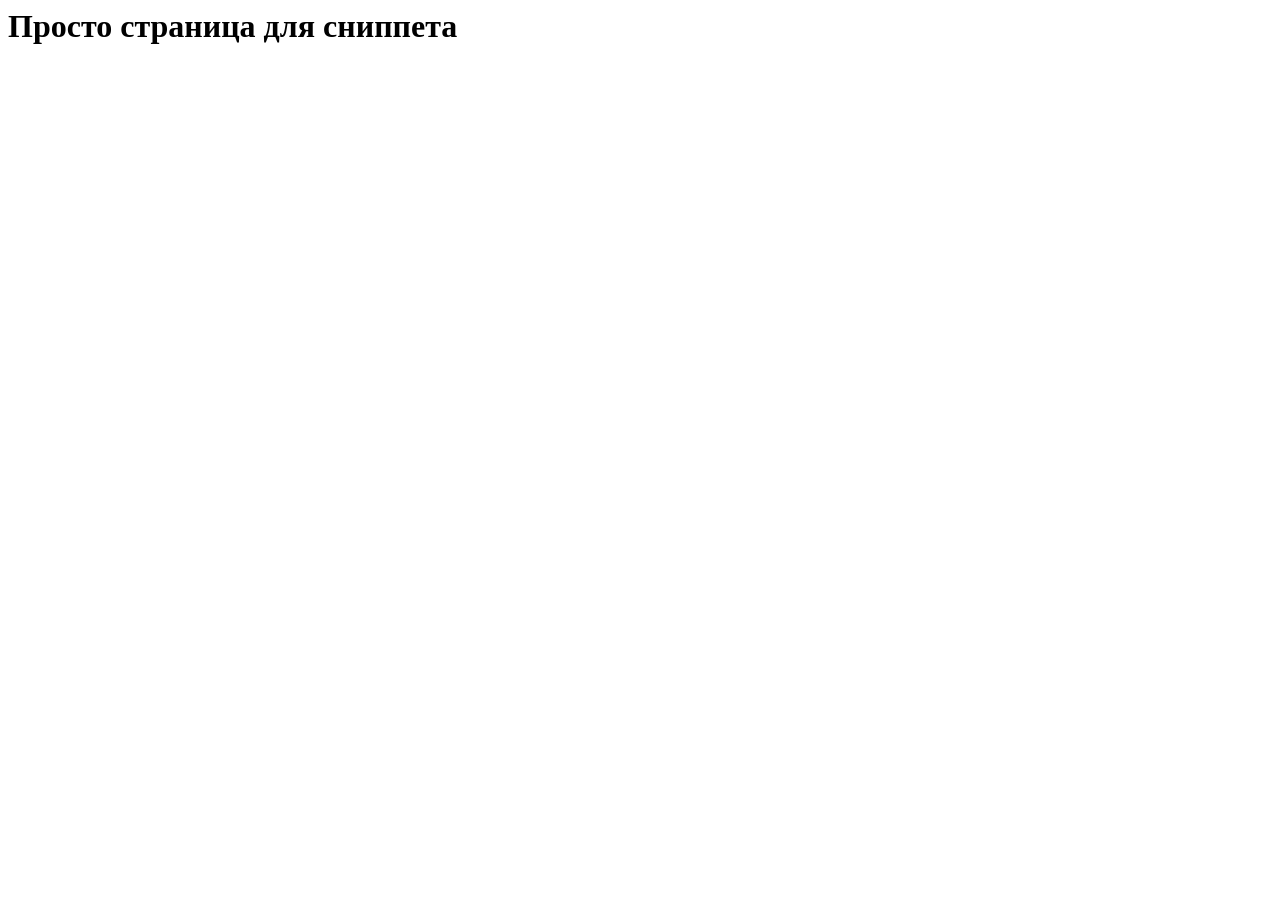
<file: snippet.html>
<html dir="ltr" lang="ru" data-capo="">
	<head>
		<meta charset="utf-8">

		<!-- Вот эти мета-данные надо забрать в русский язык -->

		<title>Blink — общение и друзья на карте: чаты, звонки и геолокация</title>
		<meta name="description" content="Пиши в личке и чатах, звони голосом и по видео. И всё это с 3D‑картой, на которой видно друзей в реальном времени. Без VPN и ограничений. Без лишнего шума. Только люди, которые важны!">
		<meta property="og:site_name" content="Приложение Blink">
		<meta property="og:title" content="Blink — общение и друзья на карте">
		<meta property="og:description" content="Пиши в личке и чатах, звони голосом и по видео. И всё это с 3D‑картой, на которой видно друзей в реальном времени. Без лишнего шума. Только люди, которые важны!">

		<!-- Тут всё и так норм -->

		<meta property="og:image" content="https://haha.mrrrnka.me/seo-information/blink_landing_thumbnail_ru.jpg">
		<meta property="og:image:width" content="1200">
		<meta property="og:image:height" content="630">
		<meta name="twitter:card" content="summary_large_image">
		<meta name="twitter:image" content="https://haha.mrrrnka.me/seo-information/blink_landing_thumbnail_ru.jpg">
	</head>
	<body>
		<h1>Просто страница для сниппета</h1>
	</body>
</html>
</file>
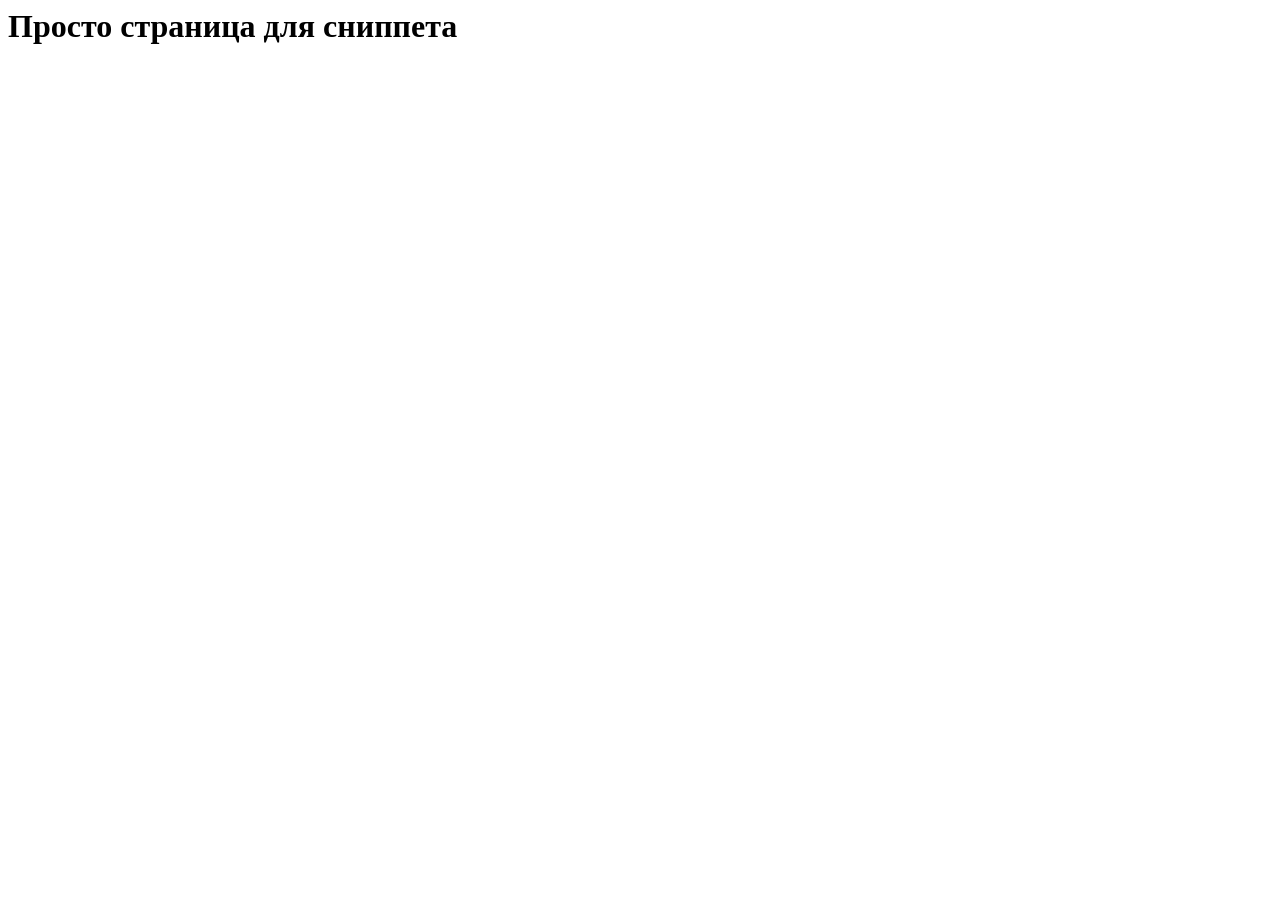
<file: snippet_school.html>
<html dir="ltr" lang="ru" data-capo="">
	<head>
		<meta charset="utf-8">

		<!-- Вот эти мета-данные надо забрать в русский язык -->

		<title>международный университет союза независимых государств в Blink</title>
		<meta name="description" content="Пиши в личке и чатах, звони голосом и по видео. И всё это с 3D‑картой, на которой видно друзей в реальном времени. Без VPN и ограничений. Без лишнего шума. Только люди, которые важны!">
		<meta property="og:site_name" content="Приложение Blink">
		<meta property="og:title" content="Международный университет союза независимых государств в Blink">
		<meta property="og:description" content="Находи друзей из универа на карте, общайся в чатиках, тусуйся вне пар и выясняй кто из вас круче!">

		<!-- Тут всё и так норм -->

		<meta property="og:image" content="https://haha.mrrrnka.me/seo-information/blink_landing_thumbnail_ru.jpg">
		<meta property="og:image:width" content="1200">
		<meta property="og:image:height" content="630">
		<meta name="twitter:card" content="summary_large_image">
		<meta name="twitter:image" content="https://haha.mrrrnka.me/seo-information/blink_landing_thumbnail_ru.jpg">
	</head>
	<body>
		<h1>Просто страница для сниппета</h1>
	</body>
</html>
</file>
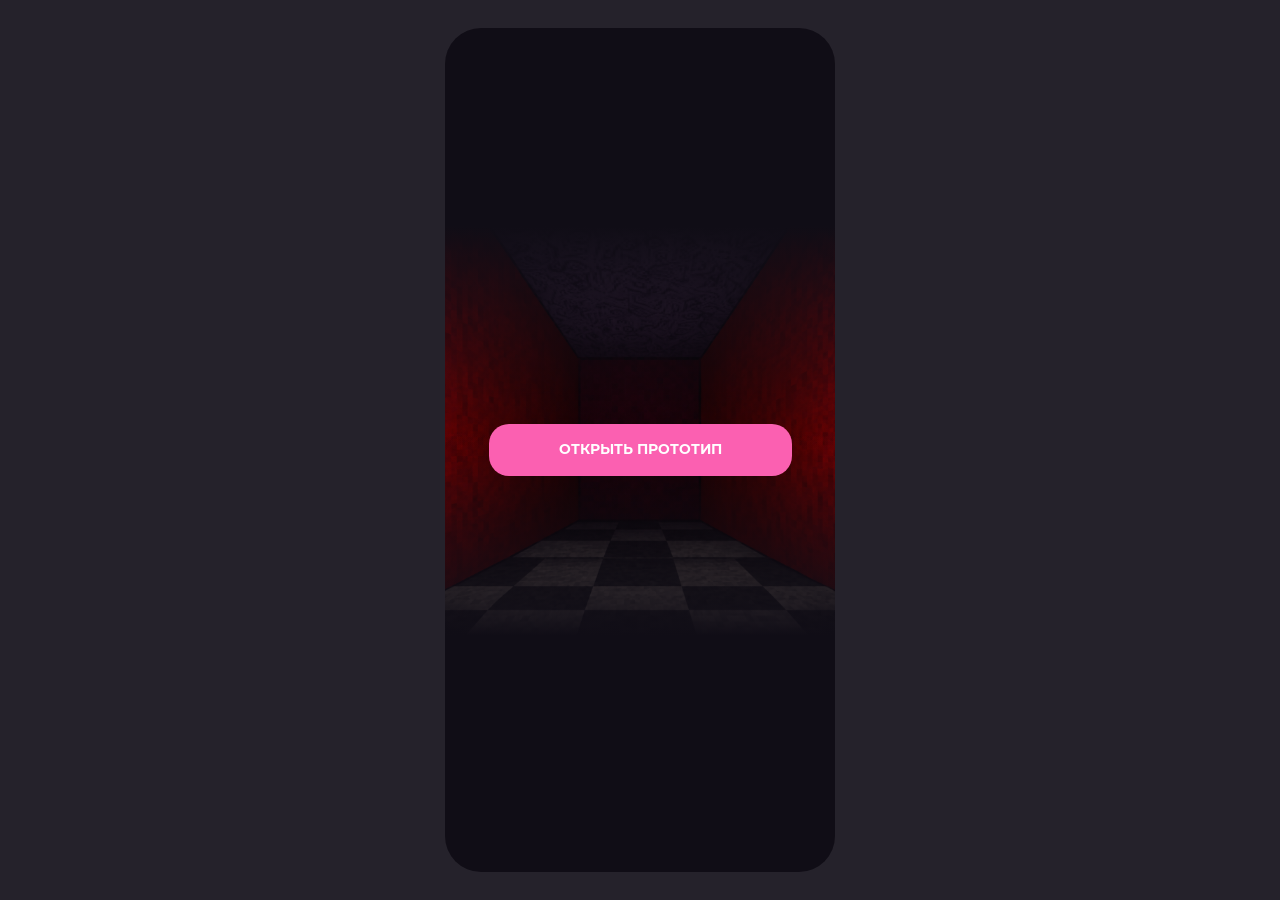
<file: zzrkl/start.html>
<!doctype html>
<html lang="ru">
<head>
  <meta charset="utf-8">
  <meta name="viewport" content="width=device-width, initial-scale=1, viewport-fit=cover">
  <meta name="theme-color" content="#100d16">
  <title>Зазеркалье — открыть в Blink</title>
  <style>
    @font-face {
      font-family: Montserrat;
      font-style: normal;
      font-weight: 700;
      font-display: swap;
      src: url("assets/fonts/Montserrat-Bold.woff2") format("woff2");
    }

    * { box-sizing: border-box; }
    html, body { width: 100%; height: 100%; margin: 0; overflow: hidden; }
    body { display: grid; place-items: center; background: #25222b; }

    .screen {
      position: relative;
      width: 390px;
      height: 844px;
      flex: none;
      overflow: hidden;
      border-radius: 36px;
      background: #100d16;
      transform: scale(var(--scale, 1));
      transform-origin: center;
    }

    .art {
      position: absolute;
      left: -25px;
      top: 198px;
      width: 439px;
      height: 410px;
      overflow: hidden;
    }
    .art img { position: absolute; display: block; max-width: none; }
    .art .room { left: 0; top: -6.9%; width: 100%; height: 106.9%; }
    .art .texture { inset: 0; width: 100%; height: 100%; object-fit: cover; }
    .art::after {
      content: "";
      position: absolute;
      inset: 0;
      background: linear-gradient(180deg, #100d1600 50.132%, #100d16 100%),
                  linear-gradient(180deg, #100d16 0%, #100d1600 54.749%);
    }

    .open-button {
      position: absolute;
      left: 44px;
      top: 396px;
      display: grid;
      place-items: center;
      width: 302.714px;
      height: 52px;
      border-radius: 20px;
      background: #fb60b1;
      color: #fff;
      font: 700 13.93px/1 Montserrat, Arial, sans-serif;
      text-align: center;
      text-decoration: none;
      text-transform: uppercase;
    }
    .open-button:focus-visible { outline: 2px solid #fff; outline-offset: 3px; }

    @media (max-width: 600px) {
      body { display: block; background: #100d16; }
      .screen {
        position: absolute;
        top: 0;
        left: 0;
        border-radius: 0;
        transform: scale(var(--scale-x, 1), var(--scale-y, 1));
        transform-origin: top left;
      }
    }
  </style>
</head>
<body>
  <main id="screen" class="screen" aria-label="Открыть Зазеркалье в Blink">
    <div class="art" aria-hidden="true">
      <img class="room" src="assets/bf357.png" alt="">
      <img class="texture" src="assets/7788b.png" alt="">
    </div>
    <a class="open-button" href="https://schepilov.github.io/blink-tests/zzrkl/">Открыть прототип</a>
  </main>
  <script>
    const screen = document.querySelector('#screen');
    const isMobileDevice = navigator.userAgentData?.mobile || /Android|iPhone|iPad|iPod|Windows Phone/i.test(navigator.userAgent);
    if (isMobileDevice) {
      const openButton = document.querySelector('.open-button');
      openButton.href = 'blink:///webfeature?url=https://schepilov.github.io/blink-tests/zzrkl/';
      openButton.textContent = 'Открыть в Blink';
    }
    function fit() {
      if (matchMedia('(max-width: 600px)').matches) {
        screen.style.setProperty('--scale-x', innerWidth / 390);
        screen.style.setProperty('--scale-y', innerHeight / 844);
      } else {
        screen.style.setProperty('--scale', Math.min(innerWidth / 390, innerHeight / 844, 1));
      }
    }
    addEventListener('resize', fit);
    window.visualViewport?.addEventListener('resize', fit);
    fit();
  </script>
</body>
</html>
</file>
<file: zzrkl/styles.css>
@font-face{font-display:swap;font-family:Montserrat;font-style:normal;font-weight:400;src:url("assets/fonts/Montserrat-Regular.woff2") format("woff2")}
@font-face{font-display:swap;font-family:Montserrat;font-style:normal;font-weight:500;src:url("assets/fonts/Montserrat-Medium.woff2") format("woff2")}
@font-face{font-display:swap;font-family:Montserrat;font-style:normal;font-weight:600;src:url("assets/fonts/Montserrat-SemiBold.woff2") format("woff2")}
@font-face{font-display:swap;font-family:Montserrat;font-style:normal;font-weight:700;src:url("assets/fonts/Montserrat-Bold.woff2") format("woff2")}
@font-face{font-display:swap;font-family:Montserrat;font-style:normal;font-weight:800;src:url("assets/fonts/Montserrat-ExtraBold.woff2") format("woff2")}
@font-face{font-display:swap;font-family:Montserrat;font-style:normal;font-weight:900;src:url("assets/fonts/Montserrat-Black.woff2") format("woff2")}
*{box-sizing:border-box}html,body{margin:0;width:100%;height:100%;overflow:hidden}body{display:grid;place-items:center;background:#25222b;color:#fff;font-family:Montserrat,Arial,sans-serif}.phone{position:relative;width:390px;height:844px;overflow:hidden;border-radius:36px;background:#100d16;transform:scale(var(--scale,1));transform-origin:center center;flex:none}.screen{position:absolute;inset:0;overflow:hidden;display:none}.screen.active{display:block}button{font:inherit;cursor:pointer;border:0}.intro-art{position:absolute;left:-25px;top:238px;width:439px;height:410px;object-fit:cover}.intro-overlay{opacity:1}.intro-fade{position:absolute;left:-25px;top:238px;width:439px;height:410px;background:linear-gradient(#100d16,transparent 50%,#100d16)}.title-art{position:absolute;left:34px;top:100px;width:322px;height:161px;object-fit:contain}.star{position:absolute;width:418px;height:418px;left:-14px;top:223px;object-fit:contain;animation:float 3.2s ease-in-out infinite}.mirror-logo{position:absolute;width:94px;height:53px;left:274px;top:267px;object-fit:contain}.blink-brand{position:absolute;left:27px;top:281px;display:flex;align-items:center;gap:8px;height:27px}.blink-logo-img{display:block;width:27px;height:27px;object-fit:contain}.blink-wordmark{display:block;width:76px;height:auto}.intro-copy{position:absolute;left:11px;top:623px;width:368px;margin:0;text-align:center;font-size:17.4px;font-weight:600;line-height:19.4px}.start-button{position:absolute;left:43px;top:721px;width:303px;height:52px;border-radius:20px;background:#fb60b1;color:white;text-transform:uppercase;font-size:14px;font-weight:700}.hint-link{position:absolute;left:0;top:790px;width:390px;background:none;color:#fb60b1;opacity:.75;text-decoration:underline;font-size:14px}.room{position:absolute;left:-70px;top:0;width:532px;height:873px;object-fit:cover}.story{background:black}.story .room{opacity:0;transition:opacity 2.4s ease}.story.reveal .room{opacity:1}.character{position:absolute;left:183px;top:445px;width:188px;height:250px;opacity:0;transform:translateX(45px);transition:opacity .8s,transform .8s}.character.visible{opacity:1;transform:translateX(0)}.character-body{position:absolute;inset:0;width:188px;height:250px;object-fit:contain}.character-pin{position:absolute;left:59px;top:12px;width:76px;height:83px;transform:rotate(4deg)}.character-face{position:absolute;left:64px;top:17px;width:65px;height:65px;border-radius:24px;object-fit:cover;transform:rotate(4deg)}.cinema-bar{position:absolute;left:0;width:390px;height:170px;background:#000;transition:transform 1s ease}.top-bar{top:0}.bottom-bar{bottom:0}.story.open .top-bar{transform:translateY(-100%)}.story.open .bottom-bar{transform:translateY(100%)}.subtitle{position:absolute;left:17px;top:700px;width:367px;margin:0;text-align:center;font-size:17.4px;font-weight:600;line-height:19.4px;min-height:60px}.subtitle.typing:after{content:'';display:inline-block;width:2px;height:20px;margin-left:2px;background:#fb60b1;vertical-align:middle;animation:blink .7s step-end infinite}.story.open .subtitle{display:none}.cassette{display:none;position:absolute;left:88px;top:393px;width:96px;height:80px;background:transparent;padding:0}.story.open .cassette{display:block}.cassette-glow{position:absolute;left:0;top:39px;width:61px;height:36px;animation:glow 1.8s ease-in-out infinite}.cassette-picture{position:absolute;left:4px;top:45px;width:53px;height:27px;transform:rotate(5deg);animation:pulse 1.8s ease-in-out infinite}.cassette-outline{position:absolute;left:6px;top:51px;width:48px;height:18px;animation:pulse 1.8s ease-in-out infinite}.cassette-hint{position:absolute;left:22px;top:1px;background:#fff;color:#111;font:8px/1.05 Montserrat,Arial,sans-serif;padding:5px;border-radius:7px;transform:rotate(13deg);white-space:nowrap;animation:hint-in .5s both}.player-shade{position:absolute;inset:0;background:#0009}.tv{position:absolute;left:-20px;top:97px;width:429px;height:846px;object-fit:cover;pointer-events:none}.video-window{position:absolute;left:51px;top:163px;width:287px;height:510px;overflow:hidden;background:#111}.video-window video,.video-fallback,.video-fallback img{width:100%;height:100%;object-fit:cover}.video-fallback{position:absolute;inset:0}.video-fallback span{position:absolute;left:10px;right:10px;bottom:14px;text-align:center;font:12px/1.3 Arial,sans-serif;background:#0009;padding:5px;border-radius:5px}.back-button{position:absolute;left:16px;top:62px;width:32px;height:32px;border-radius:8px;background:#fff;color:#000;font:36px/24px Arial,sans-serif}.hint-scrim{position:absolute;inset:0;background:#0008;z-index:8;display:grid;place-items:center}.hint-scrim[hidden]{display:none}.hint-sheet{width:320px;min-height:168px;background:#fff;color:#111;border-radius:30px;padding:20px;text-align:center;font-family:Montserrat,Arial,sans-serif}.hint-sheet h2{margin:0 0 13px;font-size:20px}.hint-sheet p{margin:0 0 17px;font-size:15px}.hint-sheet button{height:56px;width:280px;border-radius:20px;background:#252525;color:white;font-size:15px;font-weight:700;text-transform:uppercase}.header-controls{position:absolute;right:16px;top:62px;width:32px;z-index:7;display:flex;flex-direction:column;gap:18px}.icon-button{display:grid;place-items:center;width:32px;height:32px;padding:0;border-radius:8px;background:#0004;backdrop-filter:blur(4px)}.icon-button img{width:16px;height:16px}.sound-button img{width:23px;height:23px}.sound-button.muted{opacity:.45}@keyframes float{50%{transform:translateY(-9px)}}@keyframes blink{50%{opacity:0}}@keyframes pulse{50%{transform:rotate(5deg) scale(1.12)}}@keyframes glow{50%{opacity:.45;transform:scale(1.16)}}@keyframes hint-in{from{opacity:0;transform:rotate(13deg) translateY(8px)}to{opacity:1;transform:rotate(13deg)}}
</file>
<file: zzrkl/extra.css>
/* Интерактивные объекты кабинета */
.header-controls{top:112px;z-index:10}
.back-button{display:grid;place-items:center;font-size:0;line-height:0}
.back-button img{display:block;width:8.6px;height:15.8px;transform:translateX(-1.4px) scaleX(-1)}
.sound-button.muted{opacity:1}
.sound-button .sound-off{display:none}
.sound-button.muted .sound-on{display:none}
.sound-button.muted .sound-off{display:block}
.object-trigger{display:none;position:absolute;border:0;padding:0;background:transparent}
.story.mirror-ready .mirror-trigger,.story.board-ready .board-trigger{display:block}
.story.mirror-ready .cassette,.story.board-ready .cassette{display:none}
.mirror-trigger{left:20px;top:368px;width:135px;height:249px}
.mirror-trigger .object-glow{position:absolute;left:0;top:21px;width:110px;height:235px;background:radial-gradient(ellipse,#f66ab899 0%,#f66ab844 50%,transparent 75%);animation:glow 1.8s ease-in-out infinite}
.mirror-object{position:absolute;left:3px;top:41px;width:81px;height:199px;object-fit:contain}
.mirror-outline{position:absolute;left:6px;top:43px;width:78px;height:201px;animation:glow 1.8s ease-in-out infinite}
.object-hint{position:absolute;display:block;background:#fff;color:#111;font:8px/1.05 Montserrat,Arial,sans-serif;padding:5px;border-radius:7px;text-align:center;white-space:nowrap;box-shadow:0 2px 5px #0005;animation:hint-in .5s both}
.mirror-hint{left:79px;top:110px;transform:rotate(12deg)}
.board-trigger{left:153px;top:289px;width:155px;height:165px}
.board-trigger .object-glow{position:absolute;left:38px;top:6px;width:112px;height:143px;background:radial-gradient(ellipse,#f66ab899 0%,#f66ab844 50%,transparent 75%);animation:glow 1.8s ease-in-out infinite}
.board-object{position:absolute;left:72px;top:25px;width:50px;height:101px;object-fit:contain}
.board-outline{position:absolute;left:73px;top:29px;width:48px;height:97px;animation:glow 1.8s ease-in-out infinite}
.board-hint{left:2px;top:113px;transform:rotate(14deg)}
.object-tail{position:absolute;width:9px;height:8px}.mirror-tail{left:74px;top:122px;transform:rotate(12deg)}.board-tail{left:74px;top:125px;transform:rotate(14deg)}

/* Зеркало */
.mirror-large{position:absolute;left:-77px;top:-122px;width:545px;height:1118px;object-fit:contain}
.mirror-bottom{position:absolute;left:0;bottom:0;width:390px;height:170px;background:#000;transition:transform .9s ease,opacity .9s ease}
.mirror-subtitle{transition:transform .9s ease,opacity .9s ease}
.mirror-screen.clear .mirror-bottom,.mirror-screen.clear .mirror-subtitle{transform:translateY(170px);opacity:0}
.story.interlude .top-bar,.ending.interlude .top-bar{transform:translateY(-100%)}
.story.interlude .bottom-bar,.ending.interlude .bottom-bar{transform:translateY(100%)}
.story.interlude .subtitle,.ending.interlude .subtitle{visibility:hidden}

/* Доска и карточки свидетелей */
.board-shade{position:absolute;inset:0;background:#0009}
.board-zoom{position:absolute;left:-35px;top:1px;width:443px;height:693px;display:flex;align-items:center;justify-content:center;overflow:hidden}
.board-zoom-inner{position:relative;width:693px;height:443px;flex:none;transform:rotate(90deg);overflow:hidden}
.board-zoom-inner img{position:absolute;left:-248.73%;top:-179.31%;width:497.72%;height:450.45%;max-width:none}
.board-bottom{position:absolute;left:0;bottom:0;width:390px;height:170px;background:#000}
.board-progress{position:absolute;left:15px;top:701px;width:361px;color:#bdb3cc}
.board-progress>div:first-child{display:flex;justify-content:space-between;align-items:center;padding:0 0 0 19px;height:22px;font:13px/18px Arial,sans-serif}
.board-progress strong{font:700 18px/22px Montserrat,Arial,sans-serif;color:#aaef00}
.progress-bars{display:flex;gap:8px;margin-top:14px}
.progress-bars i{display:block;width:62px;height:6px;border-radius:3px;background:#3a3048}
.progress-bars i:first-child{background:#aaef00}
.witness{position:absolute;display:grid;place-items:center;width:61px;height:63px;padding:0;border-radius:11px;background:#332a23;color:#ffa33a;font:700 30px/1 Montserrat,Arial,sans-serif;transform:rotate(6deg)}
.witness-1{left:192px;top:141px}.witness-2{left:98px;top:257px}.witness-3{left:240px;top:268px}.witness-4{left:187px;top:402px}.witness-5{left:96px;top:554px}.witness-6{left:244px;top:595px}
.witness:focus-visible,.object-trigger:focus-visible{outline:2px solid #ffa33a;outline-offset:3px}
.dossier-overlay{position:absolute;inset:0;z-index:8;display:grid;place-items:center;background:#0005}
.dossier-overlay[hidden]{display:none}
.dossier-sheet{width:320px;min-height:428px;padding:20px;background:#fdfaf7;border-radius:30px;color:#111}
.dossier-heading{display:flex;gap:17px;align-items:flex-start}
.dossier-portrait{display:grid;place-items:center;width:108px;height:108px;flex:none;border-radius:20px;background:#332a23;color:#ffa33a;font:700 54px Montserrat,Arial,sans-serif}
.dossier-heading h2{margin:0 0 6px;font:600 20px/1.12 Montserrat,Arial,sans-serif}
.dossier-heading p{margin:5px 0;font:15px/20px Arial,sans-serif}
.dossier-stamp{display:inline-block;border:2px solid #111;padding:1px 3px;font:17px/22px Arial,sans-serif;white-space:nowrap}
.dossier-clue{min-height:83px;margin:12px 0 3px;font:15px/20px Arial,sans-serif;overflow-wrap:anywhere}
.dossier-sheet h3{margin:8px 0 13px;text-align:center;font:700 22px/24px Arial,sans-serif}
.dossier-note{display:flex;min-height:62px;align-items:flex-start}
.dossier-note p{width:220px;margin:0;font:15px/20px Arial,sans-serif}.dossier-note em{font:italic 17px/21px Arial,sans-serif}
.dossier-note img{width:60px;height:60px;object-fit:contain}
.dossier-sheet button{width:280px;height:56px;margin-top:10px;border-radius:20px;background:#242424;color:#fff;text-transform:uppercase;font:700 15px Montserrat,Arial,sans-serif}

/* Финальное приближение */
.ending .character{transition:transform 2.8s ease-in-out;transform-origin:top left}
.ending .character-pin{left:56px;width:71.576px;height:78.124px}.ending .character-face{left:61px;width:61.309px;height:61.309px}
.ending.zoomed .character{transform:translate(-613px,-292px) scale(6.83)}
.ending.open .top-bar{transform:translateY(-100%)}.ending.open .bottom-bar{transform:translateY(100%)}.ending.open .subtitle{display:none}

/* На телефоне прототип занимает всю видимую область. */
@media (max-width:600px){
  body{display:block;background:#100d16}
  .phone{position:absolute;top:0;left:0;border-radius:0;transform-origin:top left;transform:scale(var(--scale-x,1),var(--scale-y,1))}
}
</file>
